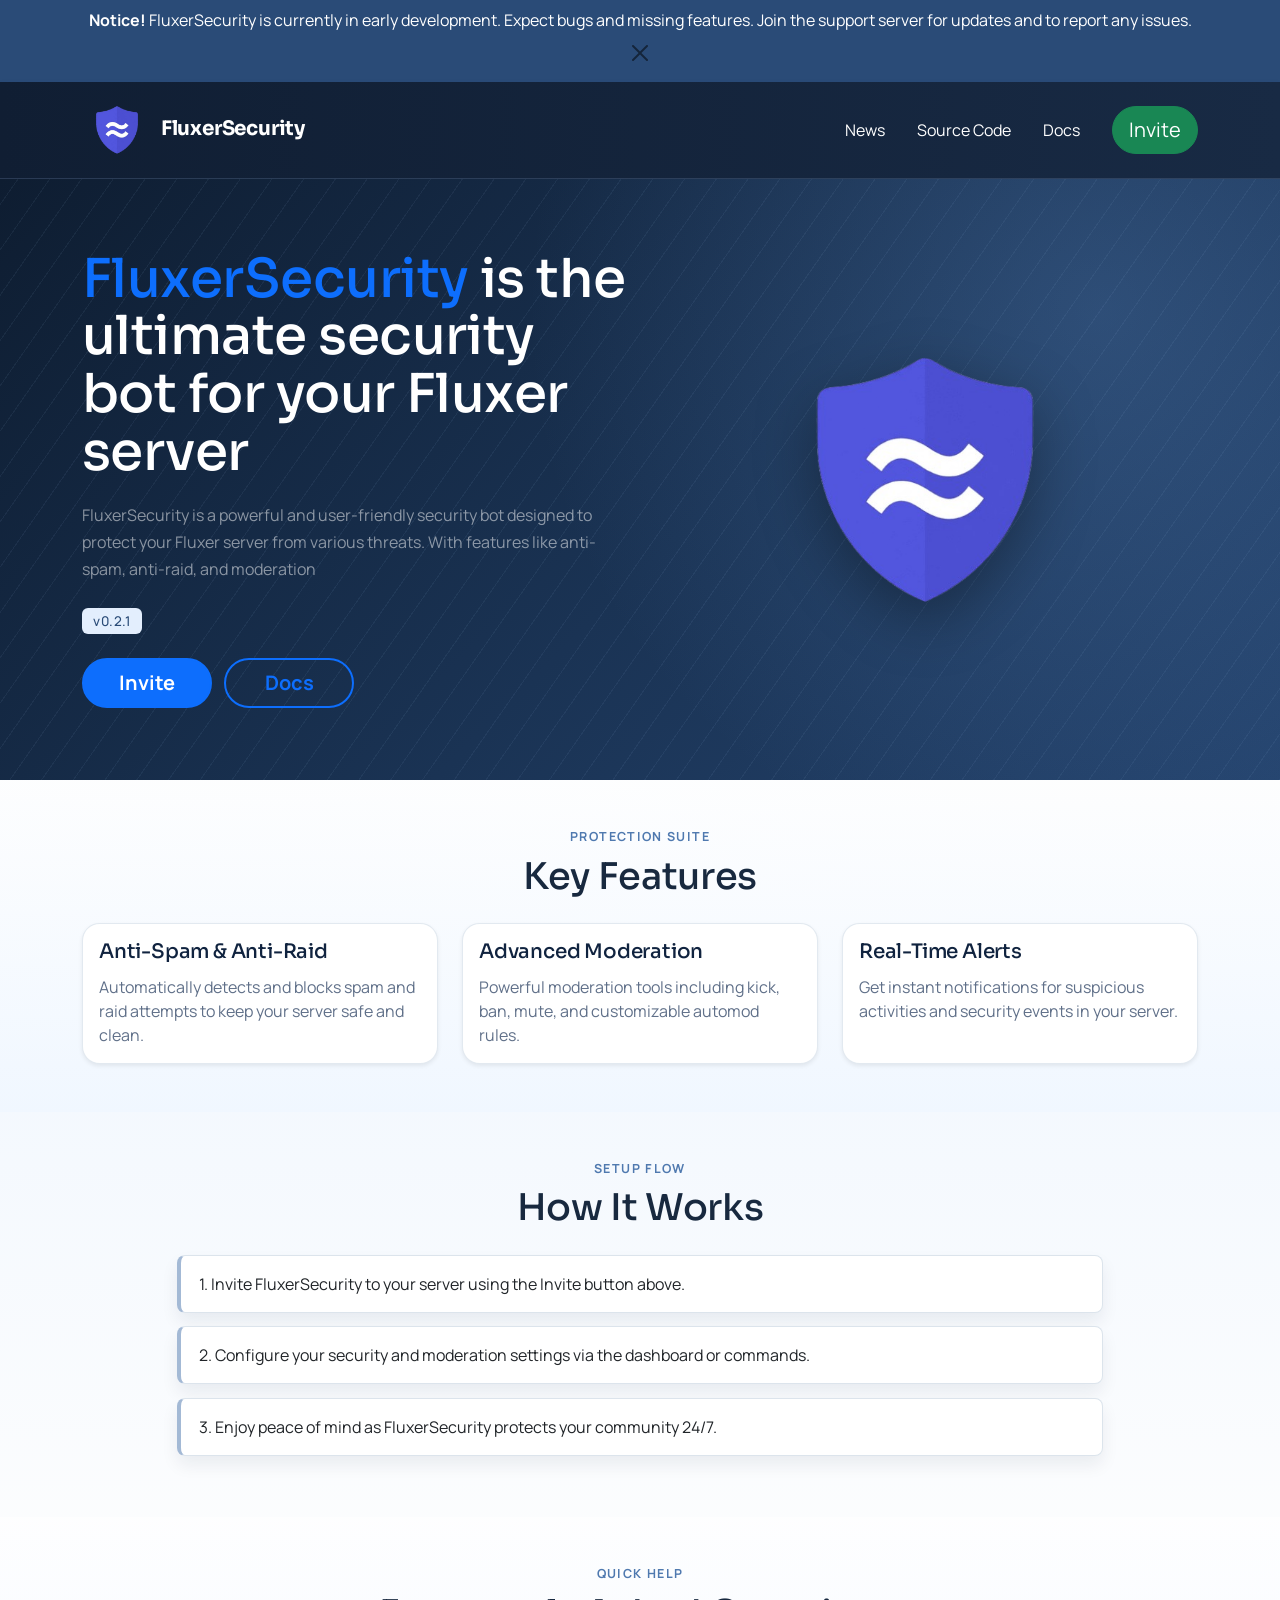
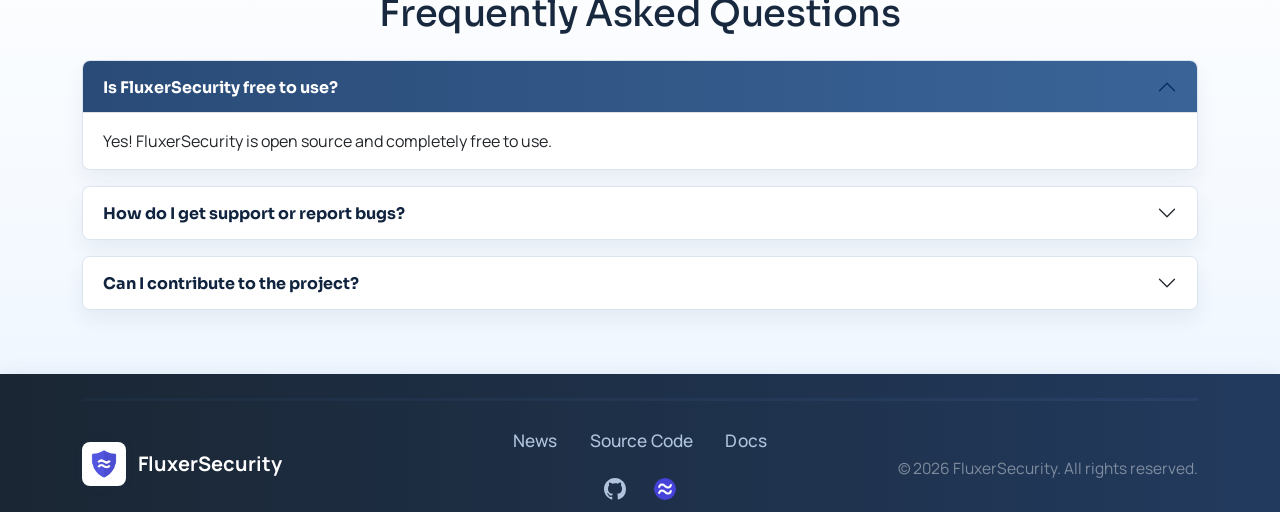
<file: index.html>
<!doctype html>
<html lang="en">
  <head>
    <meta charset="UTF-8" />
    <meta name="viewport" content="width=device-width, initial-scale=1.0" />
    <title>FluxerSecurity - Security Bot for Fluxer Servers</title>
    <meta
      name="description"
      content="FluxerSecurity is an open-source security and moderation bot for Fluxer servers with anti-spam, anti-raid, verification, and advanced staff tools."
    />
    <meta
      name="robots"
      content="index, follow, max-image-preview:large, max-snippet:-1, max-video-preview:-1"
    />
    <meta name="theme-color" content="#182a44" />
    <link rel="canonical" href="https://fluxer.arcbase.one/" />
    <meta property="og:type" content="website" />
    <meta property="og:site_name" content="FluxerSecurity" />
    <meta property="og:locale" content="en_US" />
    <meta
      property="og:title"
      content="FluxerSecurity - Security Bot for Fluxer Servers"
    />
    <meta
      property="og:description"
      content="Protect your Fluxer server with anti-spam, anti-raid, verification, and moderation tools from FluxerSecurity."
    />
    <meta property="og:url" content="https://fluxer.arcbase.one/" />
    <meta
      property="og:image"
      content="https://fluxer.arcbase.one/assets/banner.png"
    />
    <meta name="twitter:card" content="summary_large_image" />
    <meta
      name="twitter:title"
      content="FluxerSecurity - Security Bot for Fluxer Servers"
    />
    <meta
      name="twitter:description"
      content="Open-source moderation and security bot for Fluxer servers."
    />
    <meta
      name="twitter:image"
      content="https://fluxer.arcbase.one/assets/banner.png"
    />
    <link rel="icon" type="image/png" href="/assets/logo.png" />
    <link rel="apple-touch-icon" href="/assets/logo.png" />
    <script type="application/ld+json">
      {
        "@context": "https://schema.org",
        "@type": "SoftwareApplication",
        "name": "FluxerSecurity",
        "applicationCategory": "SecurityApplication",
        "operatingSystem": "Web",
        "url": "https://fluxer.arcbase.one/",
        "image": "https://fluxer.arcbase.one/assets/banner.png",
        "description": "FluxerSecurity is an open-source security and moderation bot for Fluxer servers.",
        "offers": {
          "@type": "Offer",
          "price": "0",
          "priceCurrency": "USD"
        },
        "publisher": {
          "@type": "Organization",
          "name": "FluxerSecurity"
        }
      }
    </script>
    <link
      href="https://cdn.jsdelivr.net/npm/bootstrap@5.3.3/dist/css/bootstrap.min.css"
      rel="stylesheet"
      integrity="sha384-QWTKZyjpPEjISv5WaRU9OFeRpok6YctnYmDr5pNlyT2bRjXh0JMhjY6hW+ALEwIH"
      crossorigin="anonymous"
    />
    <link rel="stylesheet" href="style.css" />
  </head>
  <body class="home-page">
    <div
      class="alert alert-dississible fade show text-center mb-0 pt-2 pb-2 border-0 rounded-0 text-white"
      role="alert"
      style="background-color: #2a4b77"
    >
      <div class="container">
        <strong class="text-white">Notice!</strong>
        FluxerSecurity is currently in early development. Expect bugs and
        missing features. Join the support server for updates and to report any
        issues.
        <button
          type="button"
          class="btn-close"
          data-bs-dismiss="alert"
          aria-label="Close"
          style="padding: 0.8rem"
        ></button>
      </div>
    </div>

    <nav
      class="navbar navbar-expand-md navbar-dark bg-dark landing-navbar"
      style="border-bottom: 1px solid #495057"
    >
      <div class="container">
        <a class="navbar-brand landing-brand text-white fw-bold" href="/">
          <img
            src="/assets/logo.png"
            alt="logo"
            style="width: 70px; height: 70px; margin-right: 5px"
          />
          FluxerSecurity
        </a>
        <ul class="navbar-nav ms-auto">
          <li class="nav-item d-none d-md-inline-block">
            <a class="nav-link active text-lg px-lg-3" href="news.html">News</a>
          </li>
          <li class="nav-item d-none d-md-inline-block">
            <a
              class="nav-link active text-lg px-lg-3"
              href="https://codeberg.org/Arcbasehq/FluxerSecurity/src/branch/main/"
              >Source Code</a
            >
          </li>
          <li class="nav-item d-none d-md-inline-block">
            <a class="nav-link active text-lg px-lg-3" href="docs.html">Docs</a>
          </li>
        </ul>
        <a
          href="https://web.fluxer.app/oauth2/authorize?client_id=1489869721876468227&scope=bot&permissions=8"
          class="btn btn-lg btn-success btn-pill my-2 my-sm-0 ms-3"
          >Invite</a
        >
      </div>
    </nav>

    <section
      class="landing-intro main-hero text-bg-dark pt-5 pt-lg-6 pb-5 pb-lg-7"
    >
      <div class="landing-intro-content container h-100">
        <div class="row align-items-center h-100">
          <div class="col-lg-6 order-lg-1 order-2 hero-copy">
            <h1 id="main-slogan" class="my-4 text-white">
              <span class="text-primary">FluxerSecurity</span> is the ultimate
              security bot for your Fluxer server
            </h1>
            <p class="text-lg text-white-50 hero-lead">
              FluxerSecurity is a powerful and user-friendly security bot
              designed to protect your Fluxer server from various threats. With
              features like anti-spam, anti-raid, and moderation
            </p>
            <div class="my-4">
              <span class="badge badge-subtle-primary p-1 version-badge"
                >v0.2.1</span
              >
            </div>
            <div class="my-4 hero-actions">
              <a
                class="btn btn-primary btn-lg btn-pill"
                href="https://web.fluxer.app/oauth2/authorize?client_id=1489869721876468227&scope=bot&permissions=8"
                >Invite</a
              >
              <a
                href="docs.html"
                class="btn btn-outline-primary btn-lg btn-pill"
                >Docs</a
              >
            </div>
          </div>
          <div
            class="col-lg-6 d-flex justify-content-center align-items-center order-lg-2 order-1 mb-4 mb-lg-0 hero-visual"
          >
            <!-- Hero image or illustration goes here -->
            <img
              src="/assets/logo.png"
              alt="FluxerSecurity Hero"
              class="img-fluid hero-image"
            />
          </div>
        </div>
      </div>
    </section>

    <!-- Features Section -->
    <section class="features-section py-5 bg-light">
      <div class="container">
        <p class="section-kicker text-uppercase text-center mb-2">
          Protection Suite
        </p>
        <h2 class="section-title text-center mb-4">Key Features</h2>
        <div class="row g-4">
          <div class="col-md-4">
            <div class="card h-100 shadow-sm feature-card">
              <div class="card-body">
                <h5 class="card-title">Anti-Spam & Anti-Raid</h5>
                <p class="card-text">
                  Automatically detects and blocks spam and raid attempts to
                  keep your server safe and clean.
                </p>
              </div>
            </div>
          </div>
          <div class="col-md-4">
            <div class="card h-100 shadow-sm feature-card">
              <div class="card-body">
                <h5 class="card-title">Advanced Moderation</h5>
                <p class="card-text">
                  Powerful moderation tools including kick, ban, mute, and
                  customizable automod rules.
                </p>
              </div>
            </div>
          </div>
          <div class="col-md-4">
            <div class="card h-100 shadow-sm feature-card">
              <div class="card-body">
                <h5 class="card-title">Real-Time Alerts</h5>
                <p class="card-text">
                  Get instant notifications for suspicious activities and
                  security events in your server.
                </p>
              </div>
            </div>
          </div>
        </div>
      </div>
    </section>

    <!-- How It Works Section -->
    <section class="how-it-works-section py-5">
      <div class="container">
        <p class="section-kicker text-uppercase text-center mb-2">Setup Flow</p>
        <h2 class="section-title text-center mb-4">How It Works</h2>
        <div class="row justify-content-center">
          <div class="col-md-10">
            <ol class="list-group list-group-numbered list-group-flush">
              <li class="list-group-item">
                Invite FluxerSecurity to your server using the Invite button
                above.
              </li>
              <li class="list-group-item">
                Configure your security and moderation settings via the
                dashboard or commands.
              </li>
              <li class="list-group-item">
                Enjoy peace of mind as FluxerSecurity protects your community
                24/7.
              </li>
            </ol>
          </div>
        </div>
      </div>
    </section>

    <!-- FAQ Section -->
    <section class="faq-section py-5 bg-light">
      <div class="container">
        <p class="section-kicker text-uppercase text-center mb-2">Quick Help</p>
        <h2 class="section-title text-center mb-4">
          Frequently Asked Questions
        </h2>
        <div class="accordion" id="faqAccordion">
          <div class="accordion-item">
            <h2 class="accordion-header" id="faq1-heading">
              <button
                class="accordion-button"
                type="button"
                data-bs-toggle="collapse"
                data-bs-target="#faq1"
                aria-expanded="true"
                aria-controls="faq1"
              >
                Is FluxerSecurity free to use?
              </button>
            </h2>
            <div
              id="faq1"
              class="accordion-collapse collapse show"
              aria-labelledby="faq1-heading"
              data-bs-parent="#faqAccordion"
            >
              <div class="accordion-body">
                Yes! FluxerSecurity is open source and completely free to use.
              </div>
            </div>
          </div>
          <div class="accordion-item">
            <h2 class="accordion-header" id="faq2-heading">
              <button
                class="accordion-button collapsed"
                type="button"
                data-bs-toggle="collapse"
                data-bs-target="#faq2"
                aria-expanded="false"
                aria-controls="faq2"
              >
                How do I get support or report bugs?
              </button>
            </h2>
            <div
              id="faq2"
              class="accordion-collapse collapse"
              aria-labelledby="faq2-heading"
              data-bs-parent="#faqAccordion"
            >
              <div class="accordion-body">
                Join our support server or open an issue on our source code
                repository to get help or report bugs.
              </div>
            </div>
          </div>
          <div class="accordion-item">
            <h2 class="accordion-header" id="faq3-heading">
              <button
                class="accordion-button collapsed"
                type="button"
                data-bs-toggle="collapse"
                data-bs-target="#faq3"
                aria-expanded="false"
                aria-controls="faq3"
              >
                Can I contribute to the project?
              </button>
            </h2>
            <div
              id="faq3"
              class="accordion-collapse collapse"
              aria-labelledby="faq3-heading"
              data-bs-parent="#faqAccordion"
            >
              <div class="accordion-body">
                Absolutely! We welcome contributions. Check out the source code
                and see our contribution guidelines.
              </div>
            </div>
          </div>
        </div>
      </div>
    </section>

    <!-- Footer -->
    <footer class="footer mt-auto pt-4 pb-2">
      <div class="container">
        <div class="footer-divider mb-4"></div>
        <div class="row align-items-center gy-3">
          <div class="col-md-4 text-center text-md-start mb-2 mb-md-0">
            <div
              class="footer-brand d-flex align-items-center justify-content-center justify-content-md-start"
            >
              <img
                src="/assets/logo.png"
                alt="FluxerSecurity Logo"
                style="
                  width: 44px;
                  height: 44px;
                  margin-right: 12px;
                  box-shadow: 0 2px 8px rgba(42, 75, 119, 0.1);
                "
              />
              <span class="fw-bold fs-5">FluxerSecurity</span>
            </div>
          </div>
          <div class="col-md-4 text-center mb-2 mb-md-0">
            <div class="footer-links d-flex justify-content-center gap-3">
              <a href="news.html" class="footer-link">News</a>
              <a
                href="https://codeberg.org/Arcbasehq/FluxerSecurity/src/branch/main/"
                class="footer-link"
                >Source Code</a
              >
              <a href="docs.html" class="footer-link">Docs</a>
            </div>
            <div class="footer-social mt-3">
              <a
                href="#"
                class="footer-social-link"
                aria-label="GitHub"
                title="GitHub"
                ><svg
                  width="22"
                  height="22"
                  fill="currentColor"
                  viewBox="0 0 16 16"
                >
                  <path
                    d="M8 0C3.58 0 0 3.58 0 8c0 3.54 2.29 6.53 5.47 7.59.4.07.55-.17.55-.38 0-.19-.01-.82-.01-1.49-2.01.37-2.53-.49-2.69-.94-.09-.23-.48-.94-.82-1.13-.28-.15-.68-.52-.01-.53.63-.01 1.08.58 1.23.82.72 1.21 1.87.87 2.33.66.07-.52.28-.87.51-1.07-1.78-.2-3.64-.89-3.64-3.95 0-.87.31-1.59.82-2.15-.08-.2-.36-1.02.08-2.12 0 0 .67-.21 2.2.82a7.65 7.65 0 0 1 2-.27c.68 0 1.36.09 2 .27 1.53-1.04 2.2-.82 2.2-.82.44 1.1.16 1.92.08 2.12.51.56.82 1.27.82 2.15 0 3.07-1.87 3.75-3.65 3.95.29.25.54.73.54 1.48 0 1.07-.01 1.93-.01 2.2 0 .21.15.46.55.38A8.013 8.013 0 0 0 16 8c0-4.42-3.58-8-8-8z"
                  /></svg
              ></a>
              <a
                href="https://fluxer.gg/Uqo4Dehn"
                class="footer-social-link"
                aria-label="Fluxer"
                title="Fluxer"
                target="_blank"
                ><img
                  src="/assets/fluxer.png"
                  alt="Fluxer"
                  class="footer-social-logo"
              /></a>
            </div>
          </div>
          <div class="col-md-4 text-center text-md-end">
            <div class="footer-copy text-white-50 small">
              &copy; 2026 FluxerSecurity. All rights reserved.
            </div>
          </div>
        </div>
      </div>
    </footer>

    <script
      src="https://cdn.jsdelivr.net/npm/bootstrap@5.3.3/dist/js/bootstrap.bundle.min.js"
      integrity="sha384-YvpcrYf0tY3lHB60NNkmXc5s9fDVZLESaAA55NDzOxhy9GkcIdslK1eN7N6jIeHz"
      crossorigin="anonymous"
    ></script>
  </body>
</html>
</file>
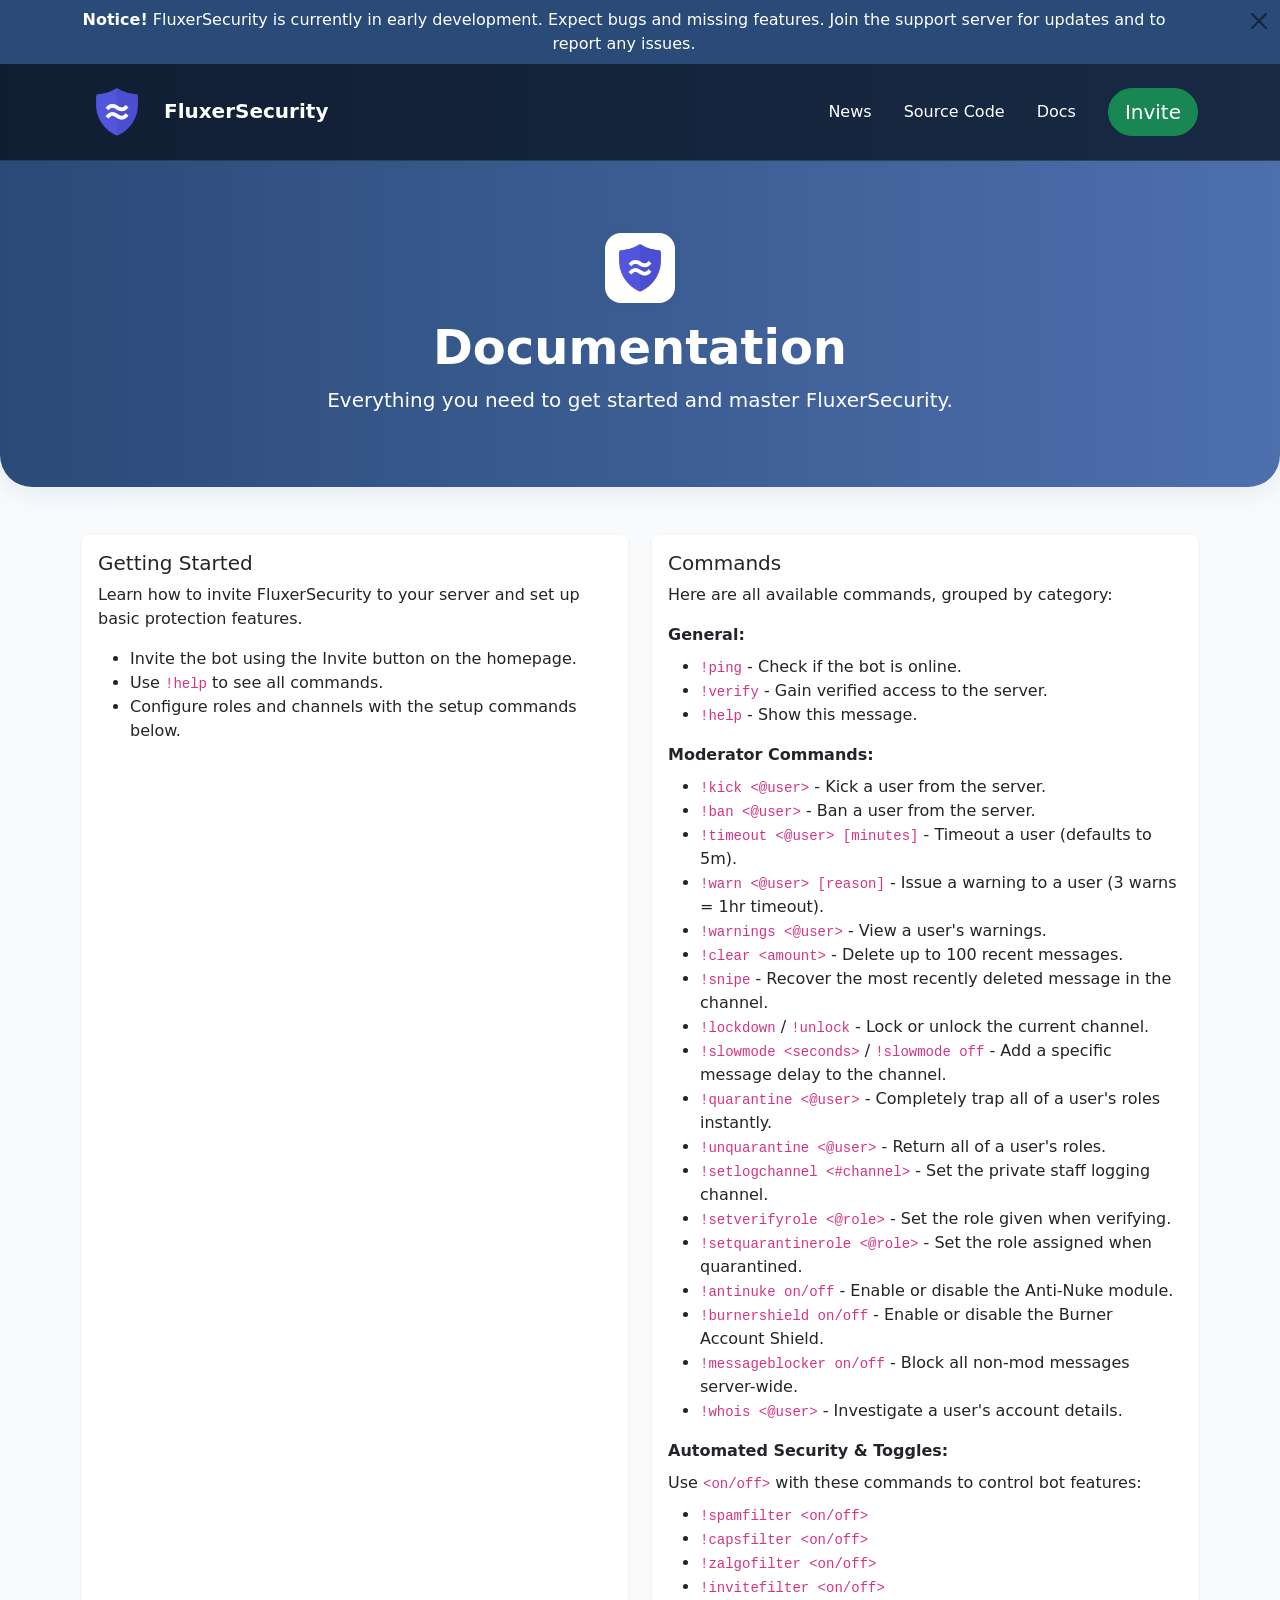
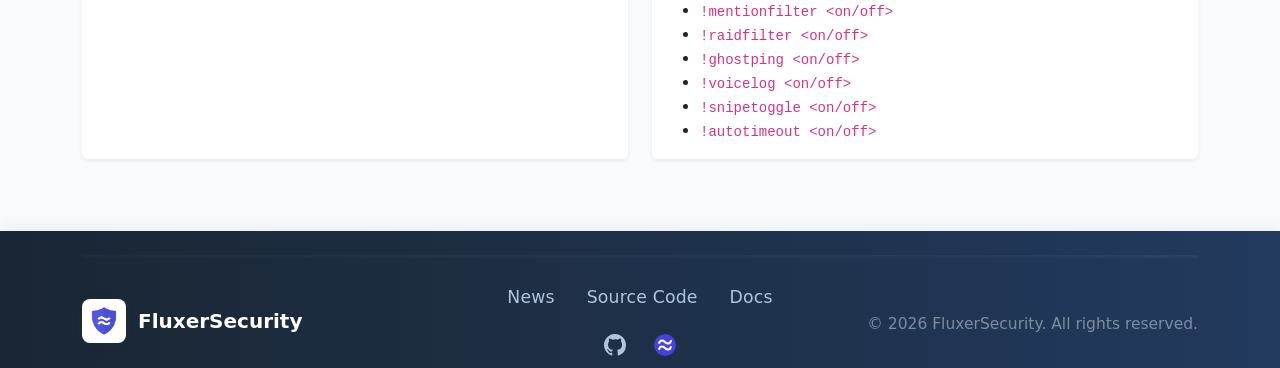
<file: docs.html>
<!doctype html>
<html lang="en">
  <head>
    <meta charset="UTF-8" />
    <meta name="viewport" content="width=device-width, initial-scale=1.0" />
    <title>FluxerSecurity Docs - Commands and Setup Guide</title>
    <meta
      name="description"
      content="Read FluxerSecurity documentation including setup steps, moderation commands, anti-nuke controls, and automated security toggles."
    />
    <meta
      name="robots"
      content="index, follow, max-image-preview:large, max-snippet:-1, max-video-preview:-1"
    />
    <meta name="theme-color" content="#182a44" />
    <link rel="canonical" href="https://fluxer.arcbase.one/docs.html" />
    <meta property="og:type" content="article" />
    <meta property="og:site_name" content="FluxerSecurity" />
    <meta property="og:locale" content="en_US" />
    <meta
      property="og:title"
      content="FluxerSecurity Docs - Commands and Setup Guide"
    />
    <meta
      property="og:description"
      content="Official FluxerSecurity docs covering setup, commands, moderation tools, and automated security toggles."
    />
    <meta property="og:url" content="https://fluxer.arcbase.one/docs.html" />
    <meta
      property="og:image"
      content="https://fluxer.arcbase.one/assets/banner.png"
    />
    <meta name="twitter:card" content="summary_large_image" />
    <meta
      name="twitter:title"
      content="FluxerSecurity Docs - Commands and Setup Guide"
    />
    <meta
      name="twitter:description"
      content="Official command and setup guide for FluxerSecurity."
    />
    <meta
      name="twitter:image"
      content="https://fluxer.arcbase.one/assets/banner.png"
    />
    <link rel="icon" type="image/png" href="/assets/logo.png" />
    <link rel="apple-touch-icon" href="/assets/logo.png" />
    <script type="application/ld+json">
      {
        "@context": "https://schema.org",
        "@type": "TechArticle",
        "headline": "FluxerSecurity Docs - Commands and Setup Guide",
        "description": "Official setup and command documentation for FluxerSecurity.",
        "url": "https://fluxer.arcbase.one/docs.html",
        "image": "https://fluxer.arcbase.one/assets/banner.png",
        "author": {
          "@type": "Organization",
          "name": "FluxerSecurity"
        },
        "publisher": {
          "@type": "Organization",
          "name": "FluxerSecurity"
        }
      }
    </script>
    <link
      href="https://cdn.jsdelivr.net/npm/bootstrap@5.3.3/dist/css/bootstrap.min.css"
      rel="stylesheet"
      crossorigin="anonymous"
    />
    <link rel="stylesheet" href="style.css" />
  </head>
  <body>
    <div
      class="alert alert-dismissible fade show text-center mb-0 pt-2 pb-2 border-0 rounded-0 text-white"
      role="alert"
      style="background-color: #2a4b77"
    >
      <div class="container">
        <strong class="text-white">Notice!</strong>
        FluxerSecurity is currently in early development. Expect bugs and
        missing features. Join the support server for updates and to report any
        issues.
        <button
          type="button"
          class="btn-close"
          data-bs-dismiss="alert"
          aria-label="Close"
          style="padding: 0.8rem"
        ></button>
      </div>
    </div>

    <nav
      class="navbar navbar-expand-md navbar-dark bg-dark landing-navbar"
      style="border-bottom: 1px solid #495057"
    >
      <div class="container">
        <a class="navbar-brand landing-brand text-white fw-bold" href="/">
          <img
            src="/assets/logo.png"
            alt="logo"
            style="width: 70px; height: 70px; margin-right: 5px"
          />
          FluxerSecurity
        </a>
        <ul class="navbar-nav ms-auto">
          <li class="nav-item d-none d-md-inline-block">
            <a class="nav-link active text-lg px-lg-3" href="news.html">News</a>
          </li>
          <li class="nav-item d-none d-md-inline-block">
            <a
              class="nav-link active text-lg px-lg-3"
              href="https://codeberg.org/Arcbasehq/FluxerSecurity/src/branch/main/"
              >Source Code</a
            >
          </li>
          <li class="nav-item d-none d-md-inline-block">
            <a class="nav-link active text-lg px-lg-3" href="docs.html">Docs</a>
          </li>
        </ul>
        <a
          href="https://web.fluxer.app/oauth2/authorize?client_id=1489869721876468227&scope=bot&permissions=8"
          class="btn btn-lg btn-success btn-pill my-2 my-sm-0 ms-3"
          >Invite</a
        >
      </div>
    </nav>
    <!-- Hero Banner -->
    <section
      class="docs-hero py-5 text-center text-white"
      style="
        background: linear-gradient(90deg, #2a4b77 0%, #4e6fae 100%);
        border-radius: 0 0 2rem 2rem;
        box-shadow: 0 4px 24px rgba(42, 75, 119, 0.1);
      "
    >
      <div class="container py-4">
        <img
          src="/assets/logo.png"
          alt="FluxerSecurity Logo"
          style="
            width: 70px;
            height: 70px;
            background: #fff;
            border-radius: 1rem;
            box-shadow: 0 2px 8px rgba(42, 75, 119, 0.1);
            margin-bottom: 1rem;
          "
        />
        <h1 class="display-5 fw-bold mb-2">Documentation</h1>
        <p class="lead mb-0">
          Everything you need to get started and master FluxerSecurity.
        </p>
      </div>
    </section>

    <section class="container py-5">
      <div class="row g-4 mb-4">
        <div class="col-md-6">
          <div class="card h-100 shadow-sm border-0">
            <div class="card-body">
              <h5 class="card-title">Getting Started</h5>
              <p class="card-text">
                Learn how to invite FluxerSecurity to your server and set up
                basic protection features.
              </p>
              <ul class="mb-0">
                <li>Invite the bot using the Invite button on the homepage.</li>
                <li>Use <code>!help</code> to see all commands.</li>
                <li>
                  Configure roles and channels with the setup commands below.
                </li>
              </ul>
            </div>
          </div>
        </div>
        <div class="col-md-6">
          <div class="card h-100 shadow-sm border-0">
            <div class="card-body">
              <h5 class="card-title">Commands</h5>
              <p class="card-text">
                Here are all available commands, grouped by category:
              </p>
              <div class="mb-2"><strong>General:</strong></div>
              <ul class="mb-3">
                <li><code>!ping</code> - Check if the bot is online.</li>
                <li>
                  <code>!verify</code> - Gain verified access to the server.
                </li>
                <li><code>!help</code> - Show this message.</li>
              </ul>
              <div class="mb-2"><strong>Moderator Commands:</strong></div>
              <ul class="mb-3">
                <li>
                  <code>!kick &lt;@user&gt;</code> - Kick a user from the
                  server.
                </li>
                <li>
                  <code>!ban &lt;@user&gt;</code> - Ban a user from the server.
                </li>
                <li>
                  <code>!timeout &lt;@user&gt; [minutes]</code> - Timeout a user
                  (defaults to 5m).
                </li>
                <li>
                  <code>!warn &lt;@user&gt; [reason]</code> - Issue a warning to
                  a user (3 warns = 1hr timeout).
                </li>
                <li>
                  <code>!warnings &lt;@user&gt;</code> - View a user's warnings.
                </li>
                <li>
                  <code>!clear &lt;amount&gt;</code> - Delete up to 100 recent
                  messages.
                </li>
                <li>
                  <code>!snipe</code> - Recover the most recently deleted
                  message in the channel.
                </li>
                <li>
                  <code>!lockdown</code> / <code>!unlock</code> - Lock or unlock
                  the current channel.
                </li>
                <li>
                  <code>!slowmode &lt;seconds&gt;</code> /
                  <code>!slowmode off</code> - Add a specific message delay to
                  the channel.
                </li>
                <li>
                  <code>!quarantine &lt;@user&gt;</code> - Completely trap all
                  of a user's roles instantly.
                </li>
                <li>
                  <code>!unquarantine &lt;@user&gt;</code> - Return all of a
                  user's roles.
                </li>
                <li>
                  <code>!setlogchannel &lt;#channel&gt;</code> - Set the private
                  staff logging channel.
                </li>
                <li>
                  <code>!setverifyrole &lt;@role&gt;</code> - Set the role given
                  when verifying.
                </li>
                <li>
                  <code>!setquarantinerole &lt;@role&gt;</code> - Set the role
                  assigned when quarantined.
                </li>
                <li>
                  <code>!antinuke on/off</code> - Enable or disable the
                  Anti-Nuke module.
                </li>
                <li>
                  <code>!burnershield on/off</code> - Enable or disable the
                  Burner Account Shield.
                </li>
                <li>
                  <code>!messageblocker on/off</code> - Block all non-mod
                  messages server-wide.
                </li>
                <li>
                  <code>!whois &lt;@user&gt;</code> - Investigate a user's
                  account details.
                </li>
              </ul>
              <div class="mb-2">
                <strong>Automated Security &amp; Toggles:</strong>
              </div>
              <p class="mb-2">
                Use <code>&lt;on/off&gt;</code> with these commands to control
                bot features:
              </p>
              <ul class="mb-0">
                <li><code>!spamfilter &lt;on/off&gt;</code></li>
                <li><code>!capsfilter &lt;on/off&gt;</code></li>
                <li><code>!zalgofilter &lt;on/off&gt;</code></li>
                <li><code>!invitefilter &lt;on/off&gt;</code></li>
                <li><code>!mentionfilter &lt;on/off&gt;</code></li>
                <li><code>!raidfilter &lt;on/off&gt;</code></li>
                <li><code>!ghostping &lt;on/off&gt;</code></li>
                <li><code>!voicelog &lt;on/off&gt;</code></li>
                <li><code>!snipetoggle &lt;on/off&gt;</code></li>
                <li><code>!autotimeout &lt;on/off&gt;</code></li>
              </ul>
            </div>
          </div>
        </div>
      </div>
    </section>

    <footer class="footer mt-auto pt-4 pb-2">
      <div class="container">
        <div class="footer-divider mb-4"></div>
        <div class="row align-items-center gy-3">
          <div class="col-md-4 text-center text-md-start mb-2 mb-md-0">
            <div
              class="footer-brand d-flex align-items-center justify-content-center justify-content-md-start"
            >
              <img
                src="/assets/logo.png"
                alt="FluxerSecurity Logo"
                style="
                  width: 44px;
                  height: 44px;
                  margin-right: 12px;
                  box-shadow: 0 2px 8px rgba(42, 75, 119, 0.1);
                "
              />
              <span class="fw-bold fs-5">FluxerSecurity</span>
            </div>
          </div>
          <div class="col-md-4 text-center mb-2 mb-md-0">
            <div class="footer-links d-flex justify-content-center gap-3">
              <a href="news.html" class="footer-link">News</a>
              <a
                href="https://codeberg.org/Arcbasehq/FluxerSecurity/src/branch/main/"
                class="footer-link"
                >Source Code</a
              >
              <a href="docs.html" class="footer-link">Docs</a>
            </div>
            <div class="footer-social mt-3">
              <a
                href="#"
                class="footer-social-link"
                aria-label="GitHub"
                title="GitHub"
                ><svg
                  width="22"
                  height="22"
                  fill="currentColor"
                  viewBox="0 0 16 16"
                >
                  <path
                    d="M8 0C3.58 0 0 3.58 0 8c0 3.54 2.29 6.53 5.47 7.59.4.07.55-.17.55-.38 0-.19-.01-.82-.01-1.49-2.01.37-2.53-.49-2.69-.94-.09-.23-.48-.94-.82-1.13-.28-.15-.68-.52-.01-.53.63-.01 1.08.58 1.23.82.72 1.21 1.87.87 2.33.66.07-.52.28-.87.51-1.07-1.78-.2-3.64-.89-3.64-3.95 0-.87.31-1.59.82-2.15-.08-.2-.36-1.02.08-2.12 0 0 .67-.21 2.2.82a7.65 7.65 0 0 1 2-.27c.68 0 1.36.09 2 .27 1.53-1.04 2.2-.82 2.2-.82.44 1.1.16 1.92.08 2.12.51.56.82 1.27.82 2.15 0 3.07-1.87 3.75-3.65 3.95.29.25.54.73.54 1.48 0 1.07-.01 1.93-.01 2.2 0 .21.15.46.55.38A8.013 8.013 0 0 0 16 8c0-4.42-3.58-8-8-8z"
                  /></svg
              ></a>
              <a
                href="https://fluxer.gg/Uqo4Dehn"
                class="footer-social-link"
                aria-label="Fluxer"
                title="Fluxer"
                ><img
                  src="/assets/fluxer.png"
                  alt="Fluxer"
                  class="footer-social-logo"
              /></a>
            </div>
          </div>
          <div class="col-md-4 text-center text-md-end">
            <div class="footer-copy text-white-50 small">
              &copy; 2026 FluxerSecurity. All rights reserved.
            </div>
          </div>
        </div>
      </div>
    </footer>
    <script
      src="https://cdn.jsdelivr.net/npm/bootstrap@5.3.3/dist/js/bootstrap.bundle.min.js"
      crossorigin="anonymous"
    ></script>
  </body>
</html>
</file>
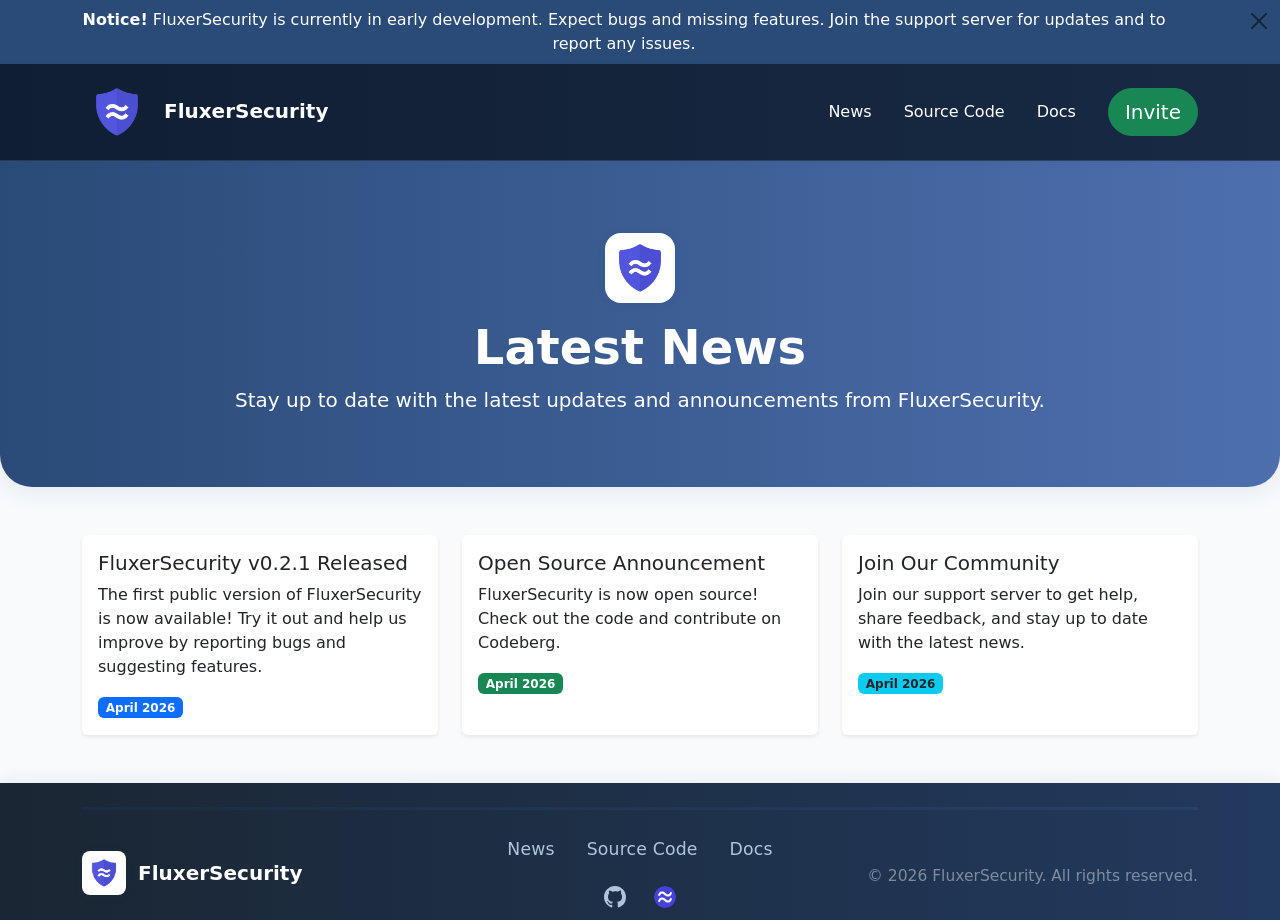
<file: news.html>
<!doctype html>
<html lang="en">
  <head>
    <meta charset="UTF-8" />
    <meta name="viewport" content="width=device-width, initial-scale=1.0" />
    <title>FluxerSecurity News - Releases and Updates</title>
    <meta
      name="description"
      content="Stay up to date with FluxerSecurity releases, feature announcements, and community updates."
    />
    <meta
      name="robots"
      content="index, follow, max-image-preview:large, max-snippet:-1, max-video-preview:-1"
    />
    <meta name="theme-color" content="#182a44" />
    <link rel="canonical" href="https://fluxer.arcbase.one/news.html" />
    <meta property="og:type" content="website" />
    <meta property="og:site_name" content="FluxerSecurity" />
    <meta property="og:locale" content="en_US" />
    <meta
      property="og:title"
      content="FluxerSecurity News - Releases and Updates"
    />
    <meta
      property="og:description"
      content="Read the latest FluxerSecurity release notes, open-source updates, and community announcements."
    />
    <meta property="og:url" content="https://fluxer.arcbase.one/news.html" />
    <meta
      property="og:image"
      content="https://fluxer.arcbase.one/assets/banner.png"
    />
    <meta name="twitter:card" content="summary_large_image" />
    <meta
      name="twitter:title"
      content="FluxerSecurity News - Releases and Updates"
    />
    <meta
      name="twitter:description"
      content="Latest release notes and updates from FluxerSecurity."
    />
    <meta
      name="twitter:image"
      content="https://fluxer.arcbase.one/assets/banner.png"
    />
    <link rel="icon" type="image/png" href="/assets/logo.png" />
    <link rel="apple-touch-icon" href="/assets/logo.png" />
    <script type="application/ld+json">
      {
        "@context": "https://schema.org",
        "@type": "CollectionPage",
        "name": "FluxerSecurity News",
        "description": "News and release updates for FluxerSecurity.",
        "url": "https://fluxer.arcbase.one/news.html",
        "image": "https://fluxer.arcbase.one/assets/banner.png",
        "publisher": {
          "@type": "Organization",
          "name": "FluxerSecurity"
        }
      }
    </script>
    <link
      href="https://cdn.jsdelivr.net/npm/bootstrap@5.3.3/dist/css/bootstrap.min.css"
      rel="stylesheet"
      crossorigin="anonymous"
    />
    <link rel="stylesheet" href="style.css" />
  </head>
  <body>
    <div
      class="alert alert-dismissible fade show text-center mb-0 pt-2 pb-2 border-0 rounded-0 text-white"
      role="alert"
      style="background-color: #2a4b77"
    >
      <div class="container">
        <strong class="text-white">Notice!</strong>
        FluxerSecurity is currently in early development. Expect bugs and
        missing features. Join the support server for updates and to report any
        issues.
        <button
          type="button"
          class="btn-close"
          data-bs-dismiss="alert"
          aria-label="Close"
          style="padding: 0.8rem"
        ></button>
      </div>
    </div>

    <nav
      class="navbar navbar-expand-md navbar-dark bg-dark landing-navbar"
      style="border-bottom: 1px solid #495057"
    >
      <div class="container">
        <a class="navbar-brand landing-brand text-white fw-bold" href="/">
          <img
            src="/assets/logo.png"
            alt="logo"
            style="width: 70px; height: 70px; margin-right: 5px"
          />
          FluxerSecurity
        </a>
        <ul class="navbar-nav ms-auto">
          <li class="nav-item d-none d-md-inline-block">
            <a class="nav-link active text-lg px-lg-3" href="news.html">News</a>
          </li>
          <li class="nav-item d-none d-md-inline-block">
            <a
              class="nav-link active text-lg px-lg-3"
              href="https://codeberg.org/Arcbasehq/FluxerSecurity/src/branch/main/"
              >Source Code</a
            >
          </li>
          <li class="nav-item d-none d-md-inline-block">
            <a class="nav-link active text-lg px-lg-3" href="docs.html">Docs</a>
          </li>
        </ul>
        <a
          href="https://web.fluxer.app/oauth2/authorize?client_id=1489869721876468227&scope=bot&permissions=8"
          class="btn btn-lg btn-success btn-pill my-2 my-sm-0 ms-3"
          >Invite</a
        >
      </div>
    </nav>
    <!-- Hero Banner -->
    <section
      class="news-hero py-5 text-center text-white"
      style="
        background: linear-gradient(90deg, #2a4b77 0%, #4e6fae 100%);
        border-radius: 0 0 2rem 2rem;
        box-shadow: 0 4px 24px rgba(42, 75, 119, 0.1);
      "
    >
      <div class="container py-4">
        <img
          src="/assets/logo.png"
          alt="FluxerSecurity Logo"
          style="
            width: 70px;
            height: 70px;
            background: #fff;
            border-radius: 1rem;
            box-shadow: 0 2px 8px rgba(42, 75, 119, 0.1);
            margin-bottom: 1rem;
          "
        />
        <h1 class="display-5 fw-bold mb-2">Latest News</h1>
        <p class="lead mb-0">
          Stay up to date with the latest updates and announcements from
          FluxerSecurity.
        </p>
      </div>
    </section>

    <section class="container py-5">
      <div class="row g-4">
        <div class="col-md-6 col-lg-4">
          <div class="card h-100 shadow-sm border-0">
            <div class="card-body">
              <h5 class="card-title">FluxerSecurity v0.2.1 Released</h5>
              <p class="card-text">
                The first public version of FluxerSecurity is now available! Try
                it out and help us improve by reporting bugs and suggesting
                features.
              </p>
              <span class="badge bg-primary">April 2026</span>
            </div>
          </div>
        </div>
        <div class="col-md-6 col-lg-4">
          <div class="card h-100 shadow-sm border-0">
            <div class="card-body">
              <h5 class="card-title">Open Source Announcement</h5>
              <p class="card-text">
                FluxerSecurity is now open source! Check out the code and
                contribute on Codeberg.
              </p>
              <span class="badge bg-success">April 2026</span>
            </div>
          </div>
        </div>
        <div class="col-md-6 col-lg-4">
          <div class="card h-100 shadow-sm border-0">
            <div class="card-body">
              <h5 class="card-title">Join Our Community</h5>
              <p class="card-text">
                Join our support server to get help, share feedback, and stay up
                to date with the latest news.
              </p>
              <span class="badge bg-info text-dark">April 2026</span>
            </div>
          </div>
        </div>
      </div>
    </section>
    <footer class="footer mt-auto pt-4 pb-2">
      <div class="container">
        <div class="footer-divider mb-4"></div>
        <div class="row align-items-center gy-3">
          <div class="col-md-4 text-center text-md-start mb-2 mb-md-0">
            <div
              class="footer-brand d-flex align-items-center justify-content-center justify-content-md-start"
            >
              <img
                src="/assets/logo.png"
                alt="FluxerSecurity Logo"
                style="
                  width: 44px;
                  height: 44px;
                  margin-right: 12px;
                  box-shadow: 0 2px 8px rgba(42, 75, 119, 0.1);
                "
              />
              <span class="fw-bold fs-5">FluxerSecurity</span>
            </div>
          </div>
          <div class="col-md-4 text-center mb-2 mb-md-0">
            <div class="footer-links d-flex justify-content-center gap-3">
              <a href="news.html" class="footer-link">News</a>
              <a
                href="https://codeberg.org/Arcbasehq/FluxerSecurity/src/branch/main/"
                class="footer-link"
                >Source Code</a
              >
              <a href="docs.html" class="footer-link">Docs</a>
            </div>
            <div class="footer-social mt-3">
              <a
                href="#"
                class="footer-social-link"
                aria-label="GitHub"
                title="GitHub"
                ><svg
                  width="22"
                  height="22"
                  fill="currentColor"
                  viewBox="0 0 16 16"
                >
                  <path
                    d="M8 0C3.58 0 0 3.58 0 8c0 3.54 2.29 6.53 5.47 7.59.4.07.55-.17.55-.38 0-.19-.01-.82-.01-1.49-2.01.37-2.53-.49-2.69-.94-.09-.23-.48-.94-.82-1.13-.28-.15-.68-.52-.01-.53.63-.01 1.08.58 1.23.82.72 1.21 1.87.87 2.33.66.07-.52.28-.87.51-1.07-1.78-.2-3.64-.89-3.64-3.95 0-.87.31-1.59.82-2.15-.08-.2-.36-1.02.08-2.12 0 0 .67-.21 2.2.82a7.65 7.65 0 0 1 2-.27c.68 0 1.36.09 2 .27 1.53-1.04 2.2-.82 2.2-.82.44 1.1.16 1.92.08 2.12.51.56.82 1.27.82 2.15 0 3.07-1.87 3.75-3.65 3.95.29.25.54.73.54 1.48 0 1.07-.01 1.93-.01 2.2 0 .21.15.46.55.38A8.013 8.013 0 0 0 16 8c0-4.42-3.58-8-8-8z"
                  /></svg
              ></a>
              <a
                href="https://fluxer.gg/Uqo4Dehn"
                class="footer-social-link"
                aria-label="Fluxer"
                title="Fluxer"
                ><img
                  src="/assets/fluxer.png"
                  alt="Fluxer"
                  class="footer-social-logo"
              /></a>
            </div>
          </div>
          <div class="col-md-4 text-center text-md-end">
            <div class="footer-copy text-white-50 small">
              &copy; 2026 FluxerSecurity. All rights reserved.
            </div>
          </div>
        </div>
      </div>
    </footer>
    <script
      src="https://cdn.jsdelivr.net/npm/bootstrap@5.3.3/dist/js/bootstrap.bundle.min.js"
      crossorigin="anonymous"
    ></script>
  </body>
</html>
</file>
<file: style.css>
@import url("https://fonts.googleapis.com/css2?family=Manrope:wght@400;500;700&family=Sora:wght@600;700&display=swap");

:root {
  --brand-navy: #10233f;
  --brand-blue: #2a4b77;
  --brand-sky: #4f79af;
  --surface-soft: #f5f9ff;
  --ink-main: #18293f;
  --ink-muted: #607089;
  --radius-lg: 1.1rem;
}

/* Footer Styles */
/* Enhanced Footer Styles */
.footer {
  background: linear-gradient(90deg, #1a2633 0%, #223a5e 100%);
  color: #fff;
  font-size: 1rem;
  margin-top: 3rem;
  box-shadow: 0 -2px 16px 0 rgba(42, 75, 119, 0.08);
  position: relative;
  z-index: 2;
  padding-left: 0;
  padding-right: 0;
}
.footer-divider {
  height: 3px;
  width: 100%;
  background: linear-gradient(90deg, #2a4b77 0%, #4e6fae 100%);
  opacity: 0.15;
  border-radius: 2px;
  margin-bottom: 2rem;
}
.footer-brand img {
  border-radius: 0.5rem;
  background: #fff;
  padding: 2px;
  box-shadow: 0 2px 8px rgba(42, 75, 119, 0.1);
  margin-bottom: 0;
}
.footer-links {
  gap: 1.5rem;
  display: flex;
  flex-wrap: wrap;
  justify-content: center;
  align-items: center;
}
.footer-link {
  color: #b0c4de;
  text-decoration: none;
  font-weight: 500;
  font-size: 1.08rem;
  transition:
    color 0.2s,
    text-shadow 0.2s;
  letter-spacing: 0.01em;
  padding: 0.2rem 0.5rem;
  border-radius: 0.3rem;
}
.footer-link:hover {
  color: #fff;
  text-shadow: 0 2px 8px rgba(42, 75, 119, 0.12);
  text-decoration: underline;
  background: rgba(42, 75, 119, 0.08);
}
.footer-social {
  display: flex;
  justify-content: center;
  align-items: center;
  gap: 1.2rem;
  margin-top: 0.5rem;
}
.footer-social-link {
  color: #b0c4de;
  transition:
    color 0.2s,
    transform 0.2s;
  display: inline-flex;
  align-items: center;
  border-radius: 50%;
  padding: 0.25rem;
}
.footer-social-link:hover {
  color: #4e6fae;
  background: rgba(42, 75, 119, 0.1);
  transform: translateY(-2px) scale(1.08);
}
.footer-social-logo {
  width: 22px;
  height: 22px;
  object-fit: contain;
  display: block;
  border-radius: 50%;
}
.footer-copy {
  font-size: 0.97rem;
  opacity: 0.85;
  margin-top: 0.5rem;
  text-align: right;
}
@media (max-width: 767.98px) {
  .footer-copy {
    text-align: center;
    margin-top: 1.2rem;
  }
  .footer-brand {
    justify-content: center !important;
  }
}

/* General polish */
body {
  background: #f8fafc;
}
.navbar {
  box-shadow: 0 2px 8px rgba(42, 75, 119, 0.04);
}
.card {
  border: none;
}
.btn-pill {
  border-radius: 50px !important;
}
.badge-subtle-primary {
  background: #e3eefd;
  color: #2a4b77;
  font-weight: 500;
}
/* Features Section */
.features-section .card {
  border-radius: 1rem;
  transition: box-shadow 0.2s;
}
.features-section .card:hover {
  box-shadow: 0 0.5rem 1.5rem rgba(42, 75, 119, 0.15);
}

/* How It Works Section */
.how-it-works-section ol.list-group {
  background: none;
  border: none;
}
.how-it-works-section .list-group-item {
  background: #fff;
  border-radius: 0.5rem;
  margin-bottom: 0.5rem;
  border: 1px solid #e3e3e3;
}

/* FAQ Section */
.faq-section .accordion-button {
  font-weight: 500;
}
.faq-section .accordion-item {
  border-radius: 0.5rem;
  margin-bottom: 1rem;
  overflow: hidden;
}
/* Hero section two-column layout */
.hero-image {
  display: block;
  margin: 0 auto;
}

/* Main page refresh */
.home-page {
  font-family: "Manrope", sans-serif;
  color: var(--ink-main);
  background:
    radial-gradient(
      circle at 15% 8%,
      rgba(79, 121, 175, 0.12),
      transparent 40%
    ),
    radial-gradient(circle at 88% 10%, rgba(42, 75, 119, 0.1), transparent 35%),
    #f3f7fd;
}

.home-page h1,
.home-page h2,
.home-page h3,
.home-page h4,
.home-page h5,
.home-page .navbar-brand {
  font-family: "Sora", sans-serif;
  letter-spacing: -0.01em;
}

.landing-navbar {
  background: linear-gradient(90deg, #101e33 0%, #182a44 100%) !important;
  border-bottom-color: rgba(132, 161, 198, 0.22) !important;
  backdrop-filter: blur(6px);
}

.home-page .main-hero {
  position: relative;
  overflow: hidden;
  background: linear-gradient(135deg, #0e1d31 0%, #1a3354 55%, #24436d 100%);
}

.home-page .main-hero::before {
  content: "";
  position: absolute;
  inset: 0;
  background:
    repeating-linear-gradient(
      -55deg,
      rgba(154, 190, 230, 0.07) 0,
      rgba(154, 190, 230, 0.07) 1px,
      transparent 1px,
      transparent 26px
    ),
    radial-gradient(
      circle at 86% 22%,
      rgba(103, 152, 214, 0.24),
      transparent 48%
    );
  pointer-events: none;
}

.home-page .landing-intro-content {
  position: relative;
  z-index: 1;
}

.home-page #main-slogan {
  font-size: clamp(2rem, 4.2vw, 3.35rem);
  line-height: 1.08;
  margin-bottom: 1.25rem !important;
  max-width: 16ch;
}

.home-page .hero-lead {
  max-width: 53ch;
  line-height: 1.7;
}

.home-page .version-badge {
  font-size: 0.84rem;
  letter-spacing: 0.04em;
  padding: 0.4rem 0.7rem !important;
}

.home-page .hero-actions {
  display: flex;
  flex-wrap: wrap;
  gap: 0.75rem;
}

.home-page .hero-actions .btn {
  min-width: 130px;
  font-weight: 700;
  border-width: 2px;
}

.home-page .hero-visual {
  min-height: 320px;
}

.home-page .hero-image {
  width: min(72%, 360px);
  filter: drop-shadow(0 18px 30px rgba(0, 0, 0, 0.34));
  animation: none;
}

.home-page .section-kicker {
  color: var(--brand-sky);
  letter-spacing: 0.11em;
  font-size: 0.78rem;
  font-weight: 700;
}

.home-page .section-title {
  font-size: clamp(1.65rem, 3.2vw, 2.3rem);
}

.home-page .features-section,
.home-page .faq-section {
  background: linear-gradient(
    180deg,
    rgba(255, 255, 255, 0.88) 0%,
    rgba(240, 247, 255, 0.95) 100%
  ) !important;
}

.home-page .feature-card {
  background: #ffffff;
  border: 1px solid rgba(96, 132, 173, 0.18);
  border-radius: var(--radius-lg);
  box-shadow: 0 12px 22px rgba(16, 35, 63, 0.08);
  transition:
    transform 0.28s ease,
    box-shadow 0.28s ease,
    border-color 0.28s ease;
}

.home-page .feature-card:hover {
  transform: translateY(-7px);
  border-color: rgba(79, 121, 175, 0.45);
  box-shadow: 0 17px 34px rgba(16, 35, 63, 0.14);
}

.home-page .feature-card .card-title {
  color: var(--brand-navy);
  margin-bottom: 0.65rem;
}

.home-page .feature-card .card-text {
  color: var(--ink-muted);
}

.home-page .how-it-works-section {
  background: linear-gradient(
    180deg,
    rgba(245, 250, 255, 0.52),
    rgba(255, 255, 255, 0.7)
  );
}

.home-page .how-it-works-section .list-group-item {
  background: #fff;
  border: 1px solid rgba(99, 134, 173, 0.22);
  border-left: 4px solid rgba(79, 121, 175, 0.52);
  box-shadow: 0 9px 17px rgba(16, 35, 63, 0.07);
  margin-bottom: 0.85rem;
  padding: 1rem 1rem 1rem 1.15rem;
}

.home-page .faq-section .accordion-item {
  border: 1px solid rgba(108, 145, 186, 0.24);
  box-shadow: 0 10px 20px rgba(16, 35, 63, 0.06);
}

.home-page .faq-section .accordion-button {
  color: var(--brand-navy);
  font-weight: 700;
}

.home-page .faq-section .accordion-button:not(.collapsed) {
  color: #fff;
  background: linear-gradient(90deg, #2a4b77 0%, #3a6498 100%);
}

.home-page .hero-copy,
.home-page .hero-visual,
.home-page .feature-card {
  animation: rise-in 0.75s ease both;
}

.home-page .hero-visual {
  animation-delay: 0.15s;
}

.home-page .feature-card:nth-child(1) {
  animation-delay: 0.1s;
}

.home-page .feature-card:nth-child(2) {
  animation-delay: 0.2s;
}

.home-page .feature-card:nth-child(3) {
  animation-delay: 0.3s;
}

@keyframes rise-in {
  from {
    opacity: 0;
    transform: translateY(16px);
  }
  to {
    opacity: 1;
    transform: translateY(0);
  }
}

@keyframes home-float {
  0%,
  100% {
    transform: translateY(0);
  }
  50% {
    transform: translateY(-8px);
  }
}

@media (max-width: 991.98px) {
  .home-page .hero-visual {
    min-height: 240px;
  }

  .home-page .hero-image {
    width: min(62%, 280px);
  }
}

@media (max-width: 767.98px) {
  .home-page #main-slogan {
    max-width: none;
  }

  .home-page .hero-actions .btn {
    width: 100%;
  }

  .home-page .main-hero {
    border-bottom-left-radius: 1rem;
    border-bottom-right-radius: 1rem;
  }
}
</file>
